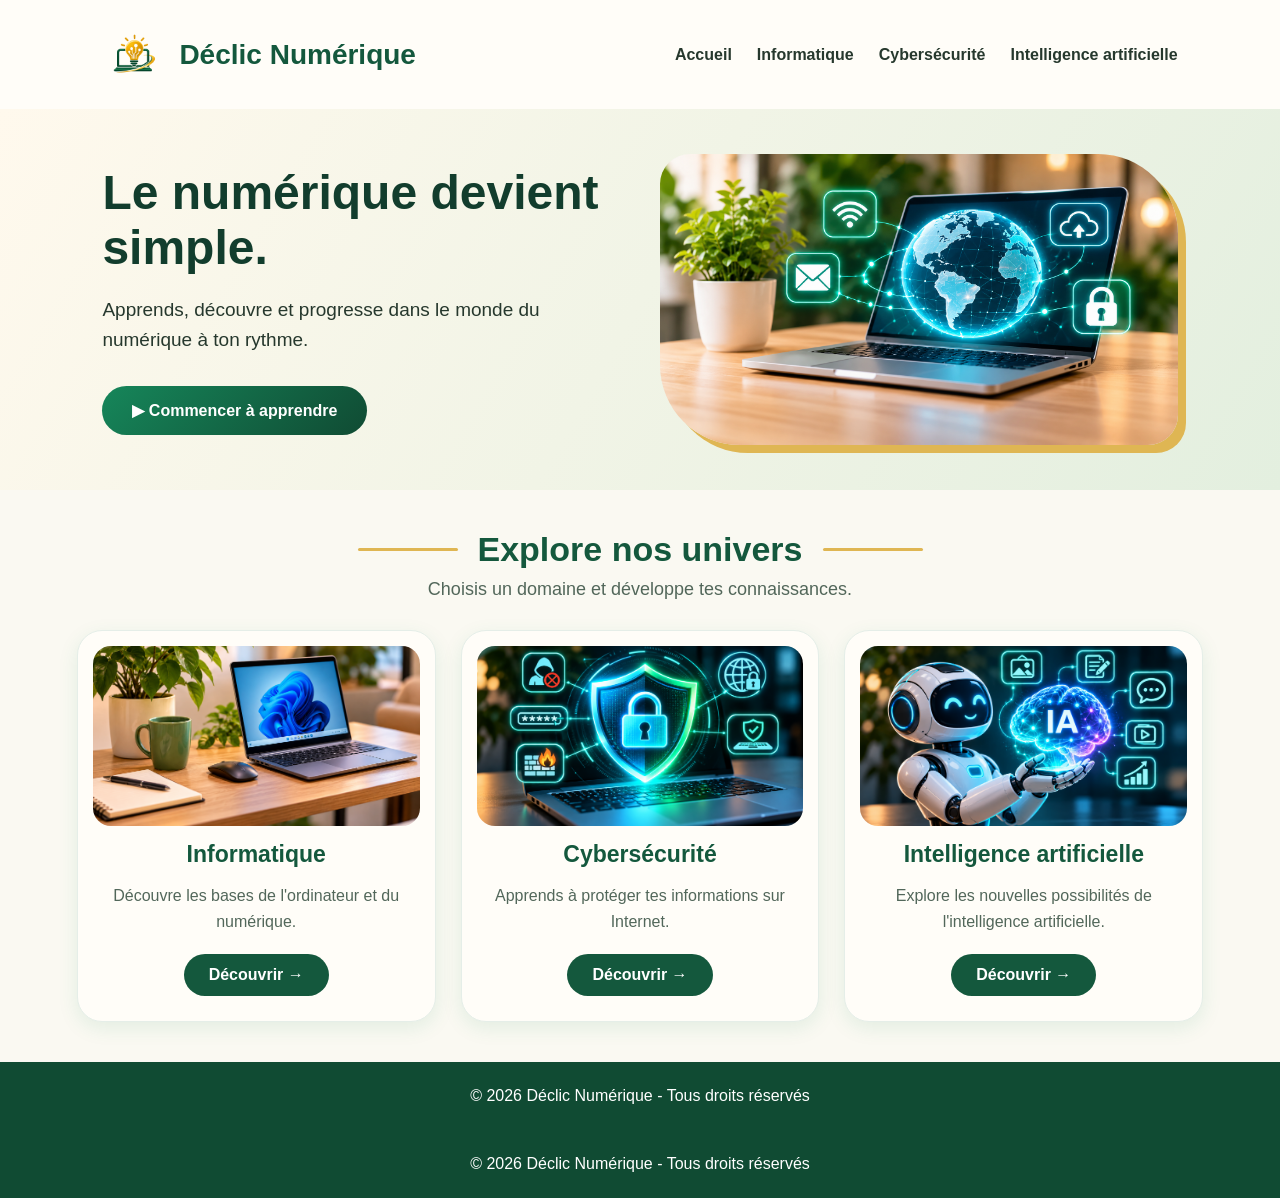
<file: index.html>
<!DOCTYPE html>
<html lang="fr">
<head>
    <meta charset="UTF-8">
    <meta name="viewport" content="width=device-width, initial-scale=1.0">
    <title>Déclic Numérique</title>
    <link rel="stylesheet" href="style.css">
</head>

<body>

<header>

    <div class="logo">
        <img src="images/logo.png" alt="Logo Déclic Numérique">
        <h1>Déclic Numérique</h1>
    </div>

    <nav>
        <a href="index.html">Accueil</a>
        <a href="informatique.html">Informatique</a>
        <a href="cybersecurite.html">Cybersécurité</a>
        <a href="ia.html">Intelligence artificielle</a>
    </nav>

</header>

    <main>
        <section class="hero">

    <div class="hero-content">
        <h2>Le numérique devient simple.</h2>

        <p>
            Apprends, découvre et progresse dans le monde
            du numérique à ton rythme.
        </p>

        <button id="startButton">
            ▶ Commencer à apprendre
        </button>
    </div>

    <div class="hero-image">
        <img src="images/hero-numerique.png"
             alt="Ordinateur connecté au monde numérique">
    </div>

</section>

      <section class="categories" id="categories">

    <h2>Explore nos univers</h2>

    <p class="intro">
        Choisis un domaine et développe tes connaissances.
    </p>

    <div class="cards">

        <div class="card" id="informatique">
            <img src="images/informatique.png"
     alt="Ordinateur portable sur un bureau">
            <h3>Informatique</h3>
            <p>Découvre les bases de l'ordinateur et du numérique.</p>
            <a href="informatique.html">Découvrir →</a>
        </div>

        <div class="card" id="cybersecurite">
           <img src="images/cybersecurite.png"
     alt="Bouclier numérique avec un cadenas">
            <h3>Cybersécurité</h3>
            <p>Apprends à protéger tes informations sur Internet.</p>
            <a href="cybersecurite.html">Découvrir →</a>
        </div>

        <div class="card" id="ia">
           <img src="images/ia.png"
     alt="Robot représentant l'intelligence artificielle">
            <h3>Intelligence artificielle</h3>
            <p>Explore les nouvelles possibilités de l'intelligence artificielle.</p>
            <a href="ia.html">Découvrir →</a>
        </div>

    </div>

</section>
    </main>

    <footer>
        <p>© 2026 Déclic Numérique - Tous droits réservés</p>
    </footer>

    <script src="script.js"></script>
    <footer>
    <p>© 2026 Déclic Numérique - Tous droits réservés</p>
</footer>
</body>
</html>
</file>
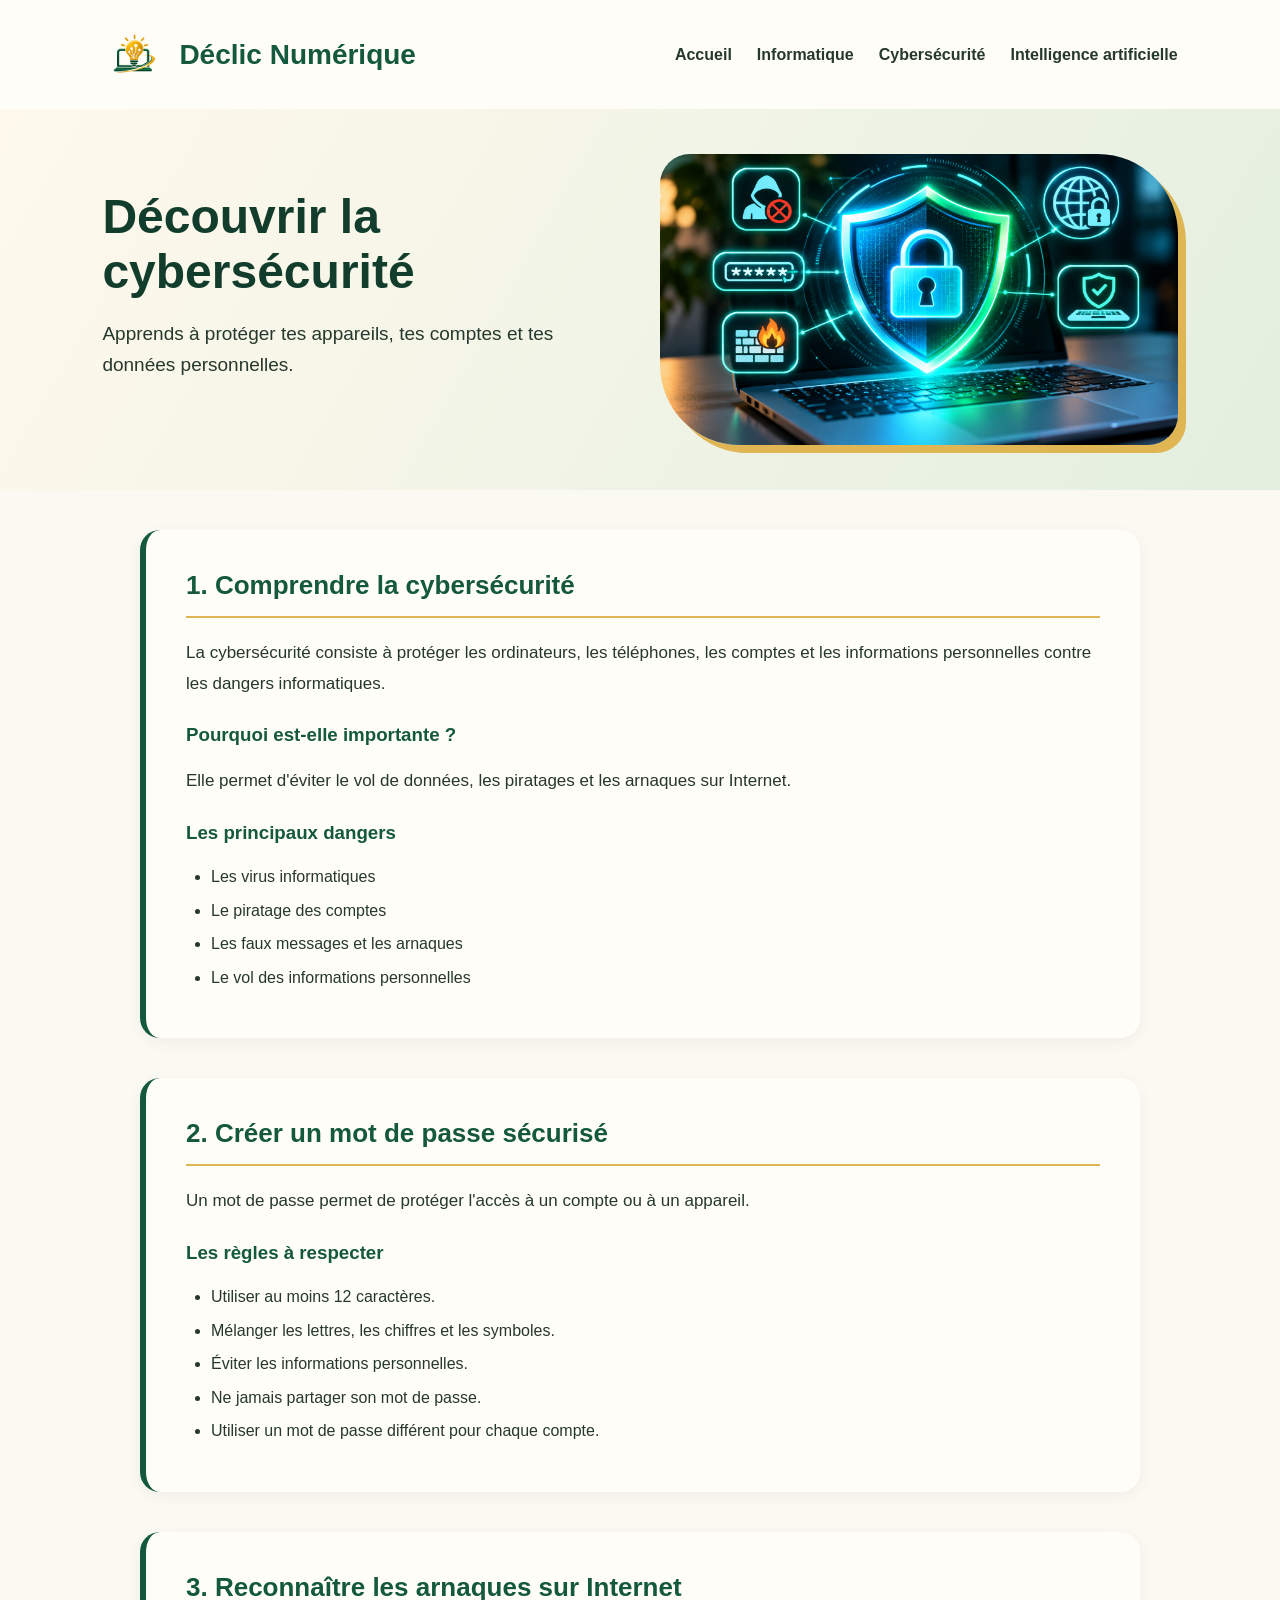
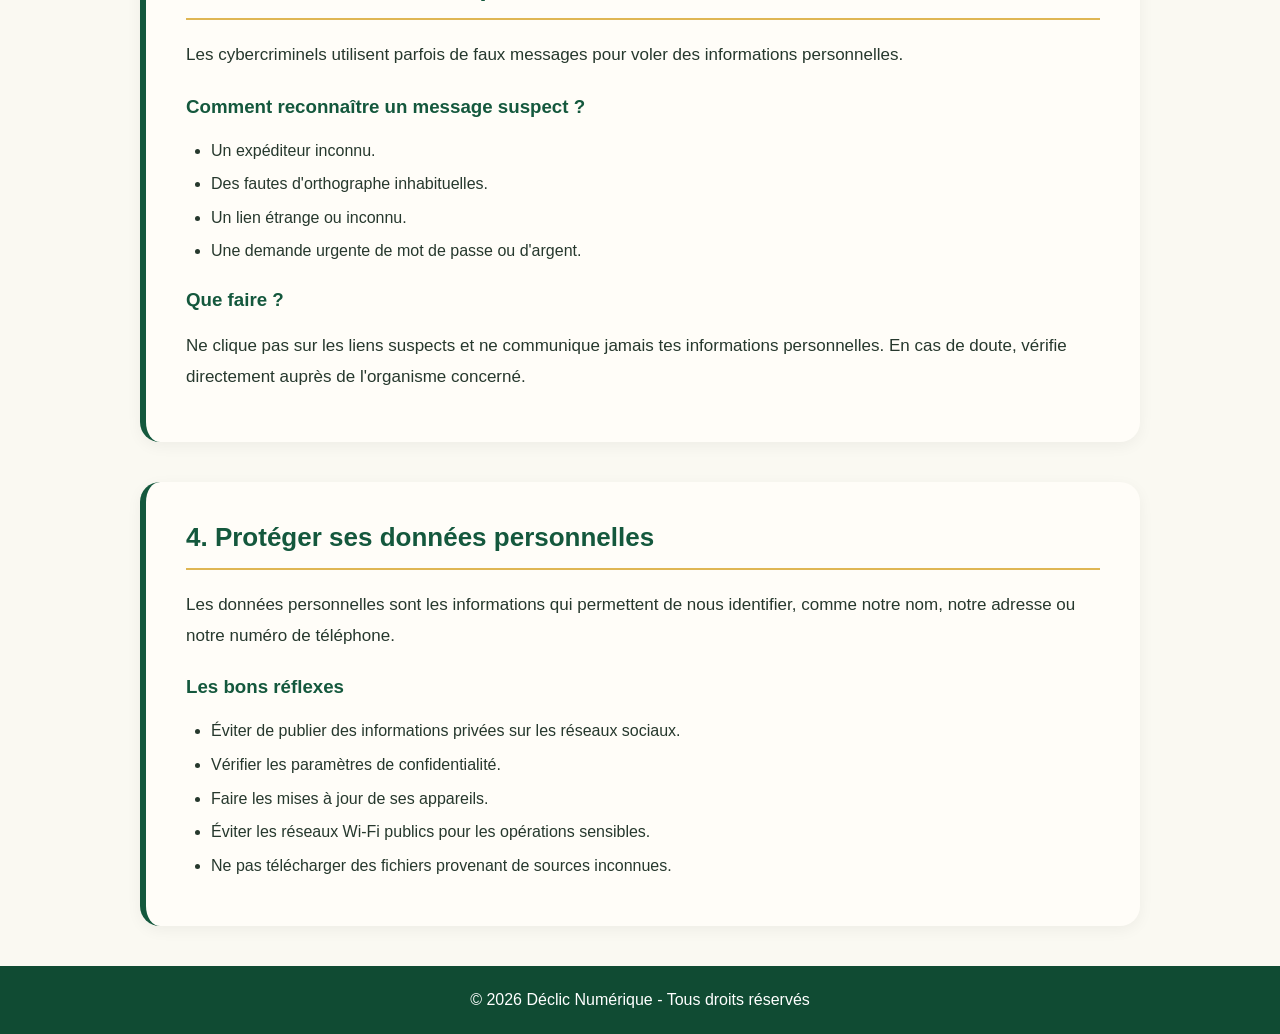
<file: cybersecurite.html>
<!DOCTYPE html>
<html lang="fr">
<head>
    <meta charset="UTF-8">
    <meta name="viewport" content="width=device-width, initial-scale=1.0">
    <title>Cybersécurité - Déclic Numérique</title>
    <link rel="stylesheet" href="style.css">
</head>
<body>

    <header>
    <div class="logo">
        <img src="images/logo.png" alt="Logo Déclic Numérique">
        <h1>Déclic Numérique</h1>
    </div>

    <nav>
        <a href="index.html">Accueil</a>
        <a href="informatique.html">Informatique</a>
        <a href="cybersecurite.html">Cybersécurité</a>
        <a href="ia.html">Intelligence artificielle</a>
    </nav>
</header>

    <main>
        <section class="hero">

    <div class="hero-content">
        <h2>Découvrir la cybersécurité</h2>
        <p>Apprends à protéger tes appareils, tes comptes et tes données personnelles.</p>
    </div>

    <div class="hero-image">
        <img src="images/cybersecurite.png"
             alt="Bouclier numérique avec un cadenas">
    </div>

</section>
        <section class="chapitre">
    <h2>1. Comprendre la cybersécurité</h2>

    <p>La cybersécurité consiste à protéger les ordinateurs, les téléphones, les comptes et les informations personnelles contre les dangers informatiques.</p>

    <h3>Pourquoi est-elle importante ?</h3>
    <p>Elle permet d'éviter le vol de données, les piratages et les arnaques sur Internet.</p>

    <h3>Les principaux dangers</h3>
    <ul>
        <li>Les virus informatiques</li>
        <li>Le piratage des comptes</li>
        <li>Les faux messages et les arnaques</li>
        <li>Le vol des informations personnelles</li>
    </ul>
</section>
<section class="chapitre">
    <h2>2. Créer un mot de passe sécurisé</h2>

    <p>Un mot de passe permet de protéger l'accès à un compte ou à un appareil.</p>

    <h3>Les règles à respecter</h3>
    <ul>
        <li>Utiliser au moins 12 caractères.</li>
        <li>Mélanger les lettres, les chiffres et les symboles.</li>
        <li>Éviter les informations personnelles.</li>
        <li>Ne jamais partager son mot de passe.</li>
        <li>Utiliser un mot de passe différent pour chaque compte.</li>
    </ul>
</section>
<section class="chapitre">
    <h2>3. Reconnaître les arnaques sur Internet</h2>

    <p>Les cybercriminels utilisent parfois de faux messages pour voler des informations personnelles.</p>

    <h3>Comment reconnaître un message suspect ?</h3>
    <ul>
        <li>Un expéditeur inconnu.</li>
        <li>Des fautes d'orthographe inhabituelles.</li>
        <li>Un lien étrange ou inconnu.</li>
        <li>Une demande urgente de mot de passe ou d'argent.</li>
    </ul>

    <h3>Que faire ?</h3>
    <p>Ne clique pas sur les liens suspects et ne communique jamais tes informations personnelles. En cas de doute, vérifie directement auprès de l'organisme concerné.</p>
</section>
<section class="chapitre">
    <h2>4. Protéger ses données personnelles</h2>

    <p>Les données personnelles sont les informations qui permettent de nous identifier, comme notre nom, notre adresse ou notre numéro de téléphone.</p>

    <h3>Les bons réflexes</h3>
    <ul>
        <li>Éviter de publier des informations privées sur les réseaux sociaux.</li>
        <li>Vérifier les paramètres de confidentialité.</li>
        <li>Faire les mises à jour de ses appareils.</li>
        <li>Éviter les réseaux Wi-Fi publics pour les opérations sensibles.</li>
        <li>Ne pas télécharger des fichiers provenant de sources inconnues.</li>
    </ul>
        
        </section>

    </main>
    <footer>
    <p>© 2026 Déclic Numérique - Tous droits réservés</p>
</footer>

</body>
</html>
</file>
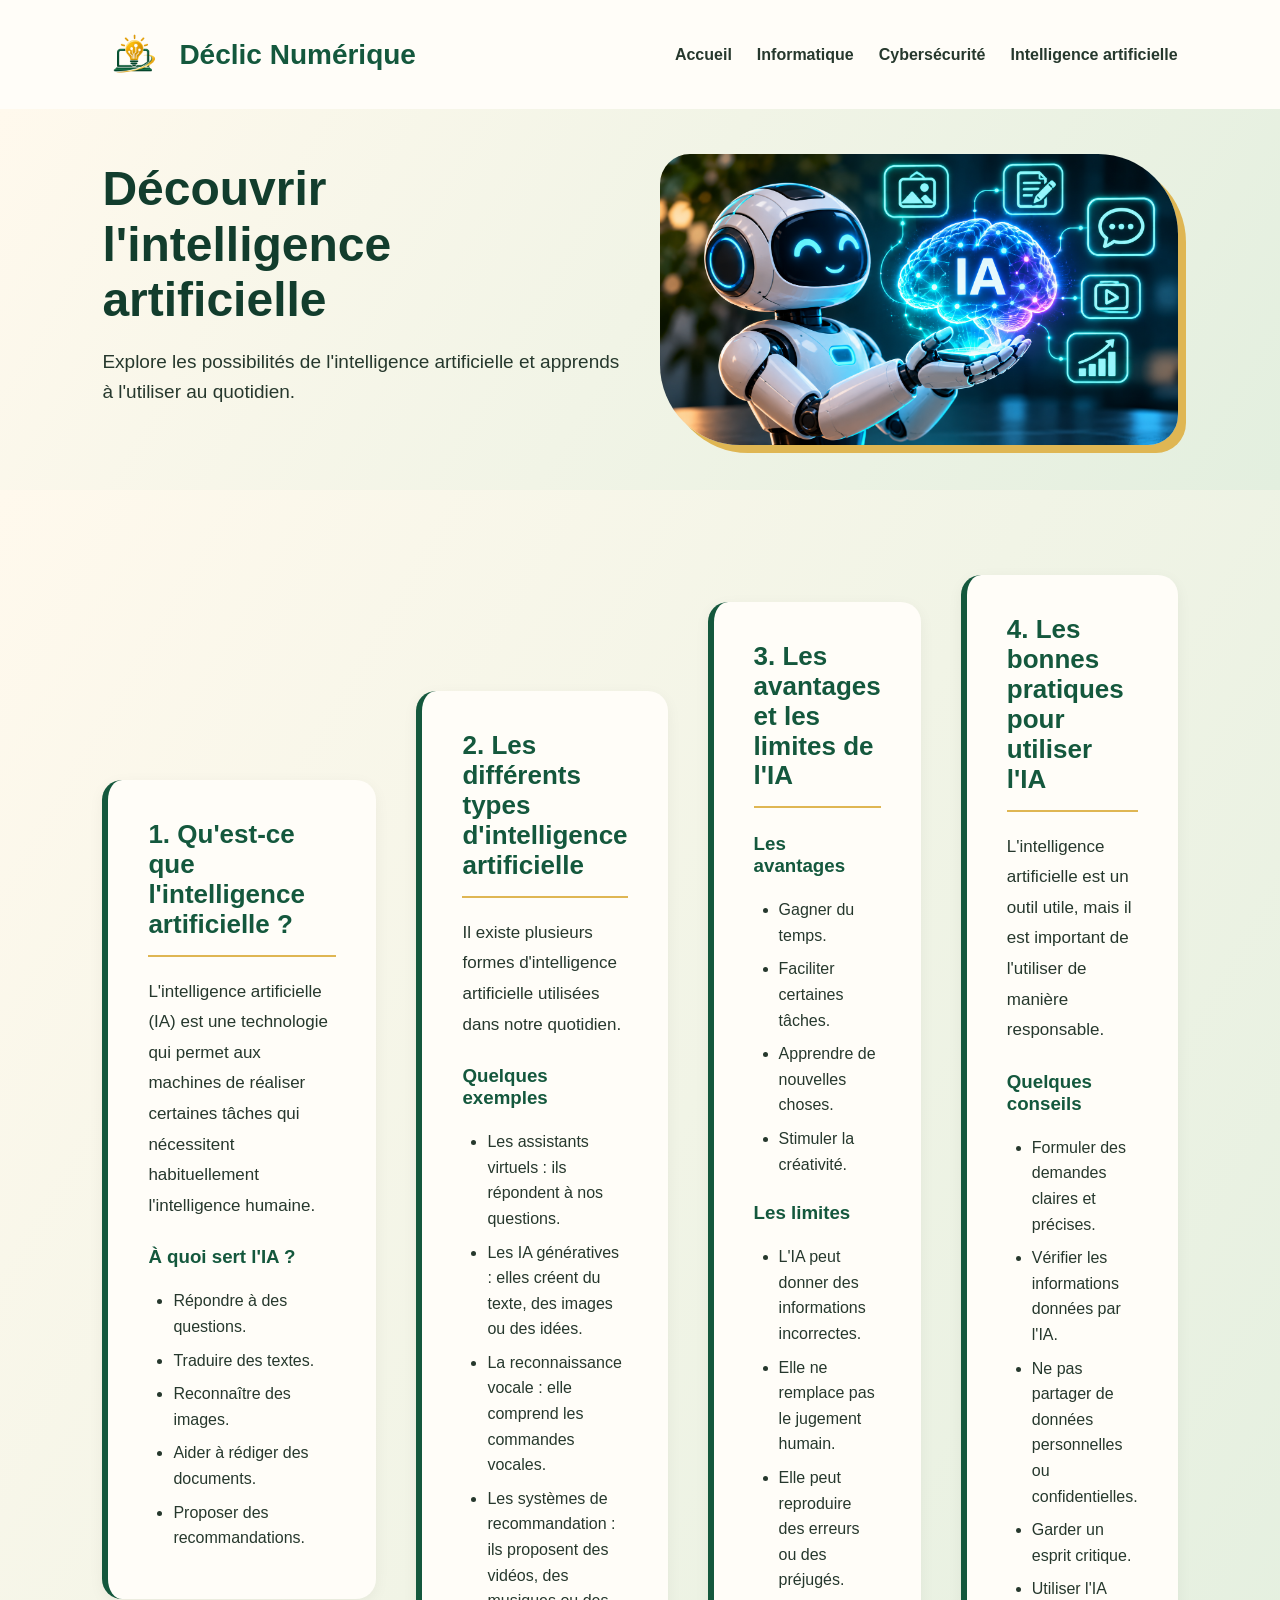
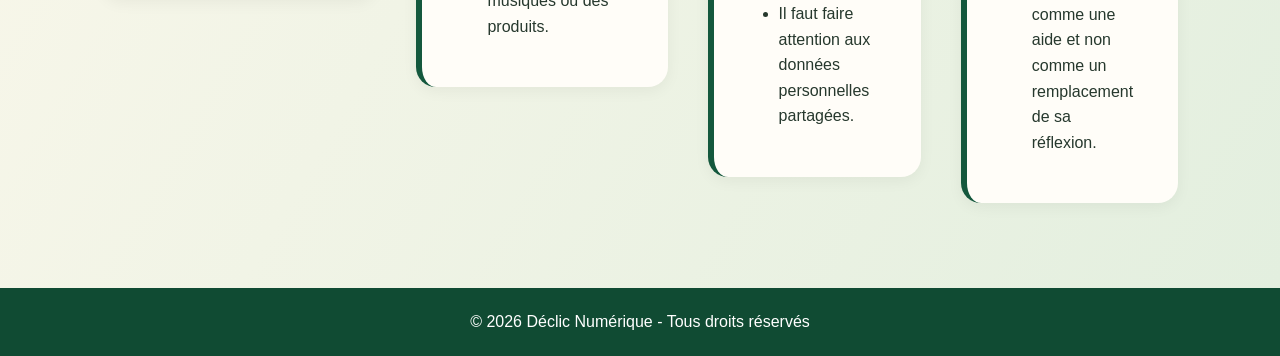
<file: ia.html>
<!DOCTYPE html>
<html lang="fr">
<head>
    <meta charset="UTF-8">
    <meta name="viewport" content="width=device-width, initial-scale=1.0">
    <title>Intelligence artificielle - Déclic Numérique</title>
    <link rel="stylesheet" href="style.css">
</head>
<body>

   <header>
    <div class="logo">
        <img src="images/logo.png" alt="Logo Déclic Numérique">
        <h1>Déclic Numérique</h1>
    </div>

    <nav>
        <a href="index.html">Accueil</a>
        <a href="informatique.html">Informatique</a>
        <a href="cybersecurite.html">Cybersécurité</a>
        <a href="ia.html">Intelligence artificielle</a>
    </nav>
</header>

    <main>
    <section class="hero">

    <div class="hero-content">
        <h2>Découvrir l'intelligence artificielle</h2>
        <p>Explore les possibilités de l'intelligence artificielle et apprends à l'utiliser au quotidien.</p>
    </div>

    <div class="hero-image">
        <img src="images/ia.png"
             alt="Robot représentant l'intelligence artificielle">
    </div>

</section>
        <section class="hero">
            <section class="chapitre">
    <h2>1. Qu'est-ce que l'intelligence artificielle ?</h2>

    <p>L'intelligence artificielle (IA) est une technologie qui permet aux machines de réaliser certaines tâches qui nécessitent habituellement l'intelligence humaine.</p>

    <h3>À quoi sert l'IA ?</h3>
    <ul>
        <li>Répondre à des questions.</li>
        <li>Traduire des textes.</li>
        <li>Reconnaître des images.</li>
        <li>Aider à rédiger des documents.</li>
        <li>Proposer des recommandations.</li>
    </ul>
</section>
<section class="chapitre">
    <h2>2. Les différents types d'intelligence artificielle</h2>

    <p>Il existe plusieurs formes d'intelligence artificielle utilisées dans notre quotidien.</p>

    <h3>Quelques exemples</h3>
    <ul>
        <li>Les assistants virtuels : ils répondent à nos questions.</li>
        <li>Les IA génératives : elles créent du texte, des images ou des idées.</li>
        <li>La reconnaissance vocale : elle comprend les commandes vocales.</li>
        <li>Les systèmes de recommandation : ils proposent des vidéos, des musiques ou des produits.</li>
    </ul>
</section>
<section class="chapitre">
    <h2>3. Les avantages et les limites de l'IA</h2>

    <h3>Les avantages</h3>
    <ul>
        <li>Gagner du temps.</li>
        <li>Faciliter certaines tâches.</li>
        <li>Apprendre de nouvelles choses.</li>
        <li>Stimuler la créativité.</li>
    </ul>

    <h3>Les limites</h3>
    <ul>
        <li>L'IA peut donner des informations incorrectes.</li>
        <li>Elle ne remplace pas le jugement humain.</li>
        <li>Elle peut reproduire des erreurs ou des préjugés.</li>
        <li>Il faut faire attention aux données personnelles partagées.</li>
    </ul>
</section>
<section class="chapitre">
    <h2>4. Les bonnes pratiques pour utiliser l'IA</h2>

    <p>L'intelligence artificielle est un outil utile, mais il est important de l'utiliser de manière responsable.</p>

    <h3>Quelques conseils</h3>
    <ul>
        <li>Formuler des demandes claires et précises.</li>
        <li>Vérifier les informations données par l'IA.</li>
        <li>Ne pas partager de données personnelles ou confidentielles.</li>
        <li>Garder un esprit critique.</li>
        <li>Utiliser l'IA comme une aide et non comme un remplacement de sa réflexion.</li>
    </ul>
</section>
            
        </section>

    </main>
    <footer>
    <p>© 2026 Déclic Numérique - Tous droits réservés</p>
</footer>

</body>
</html>
</file>
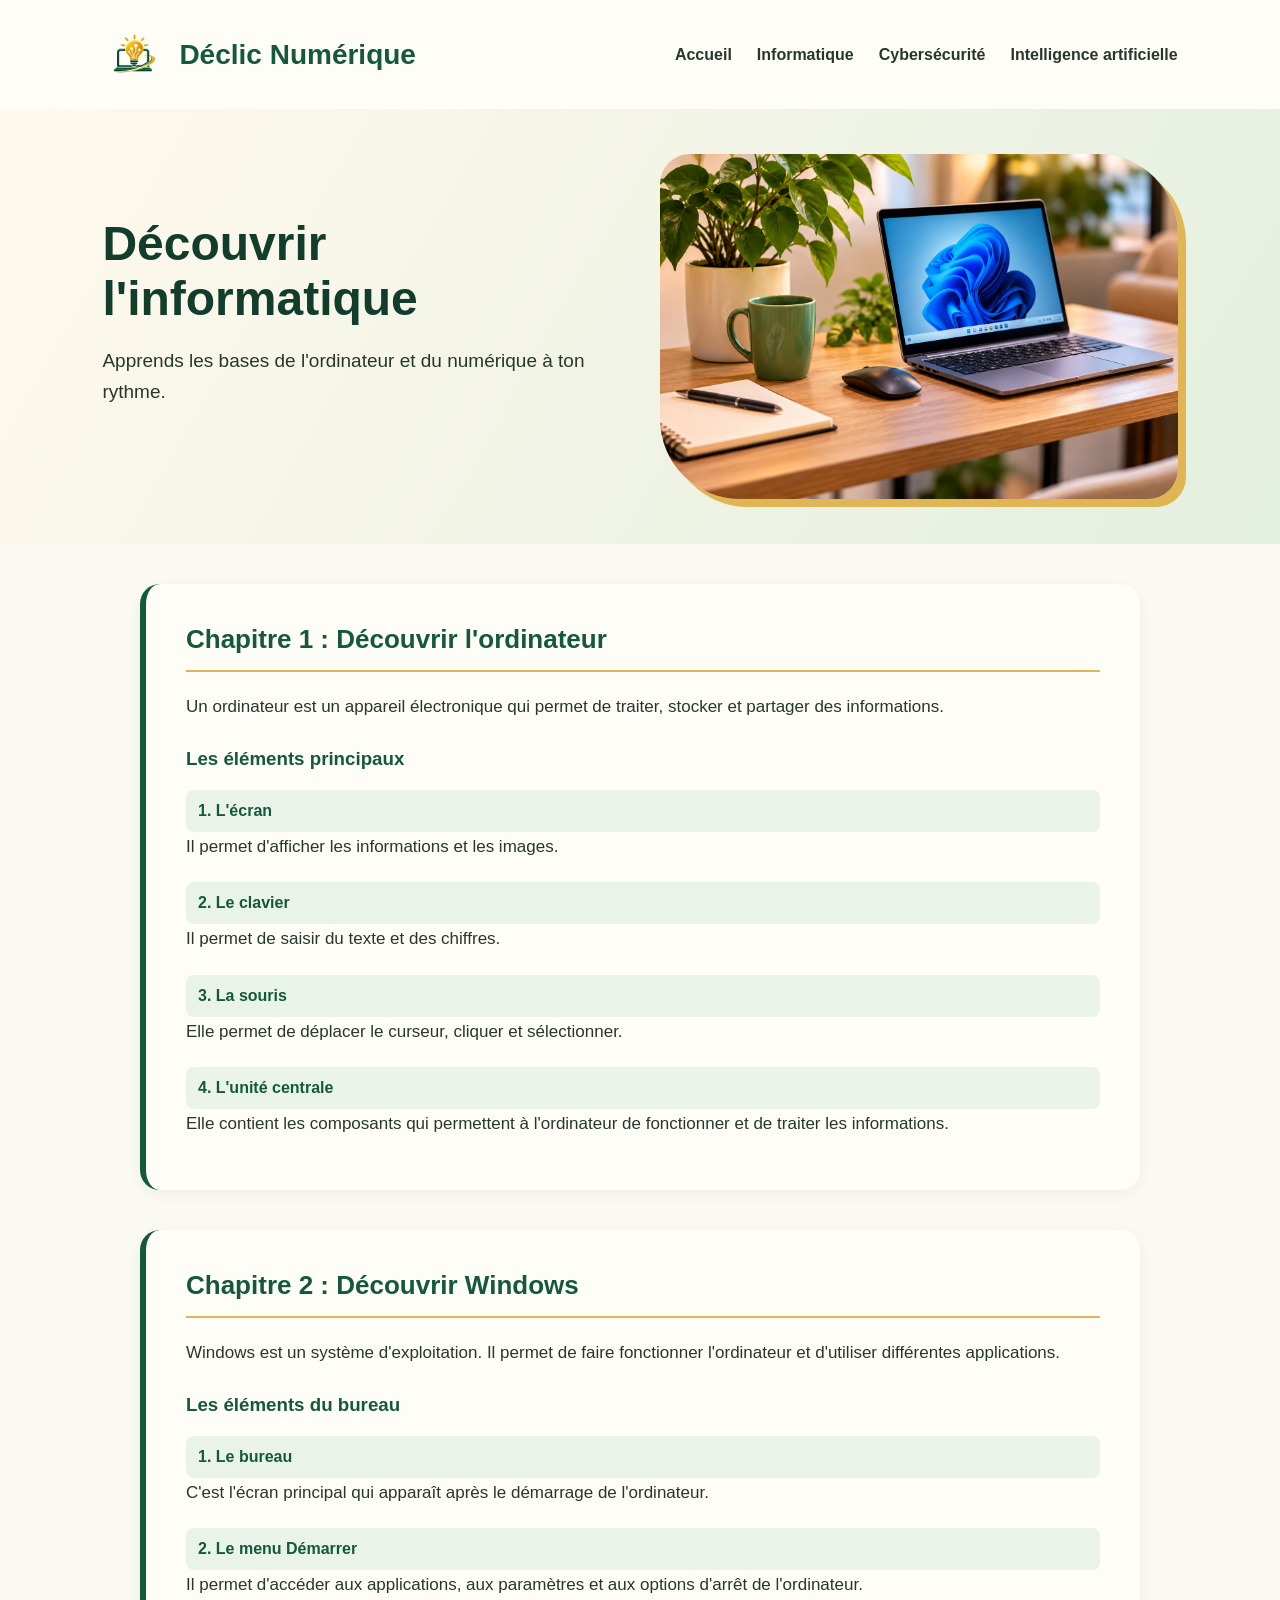
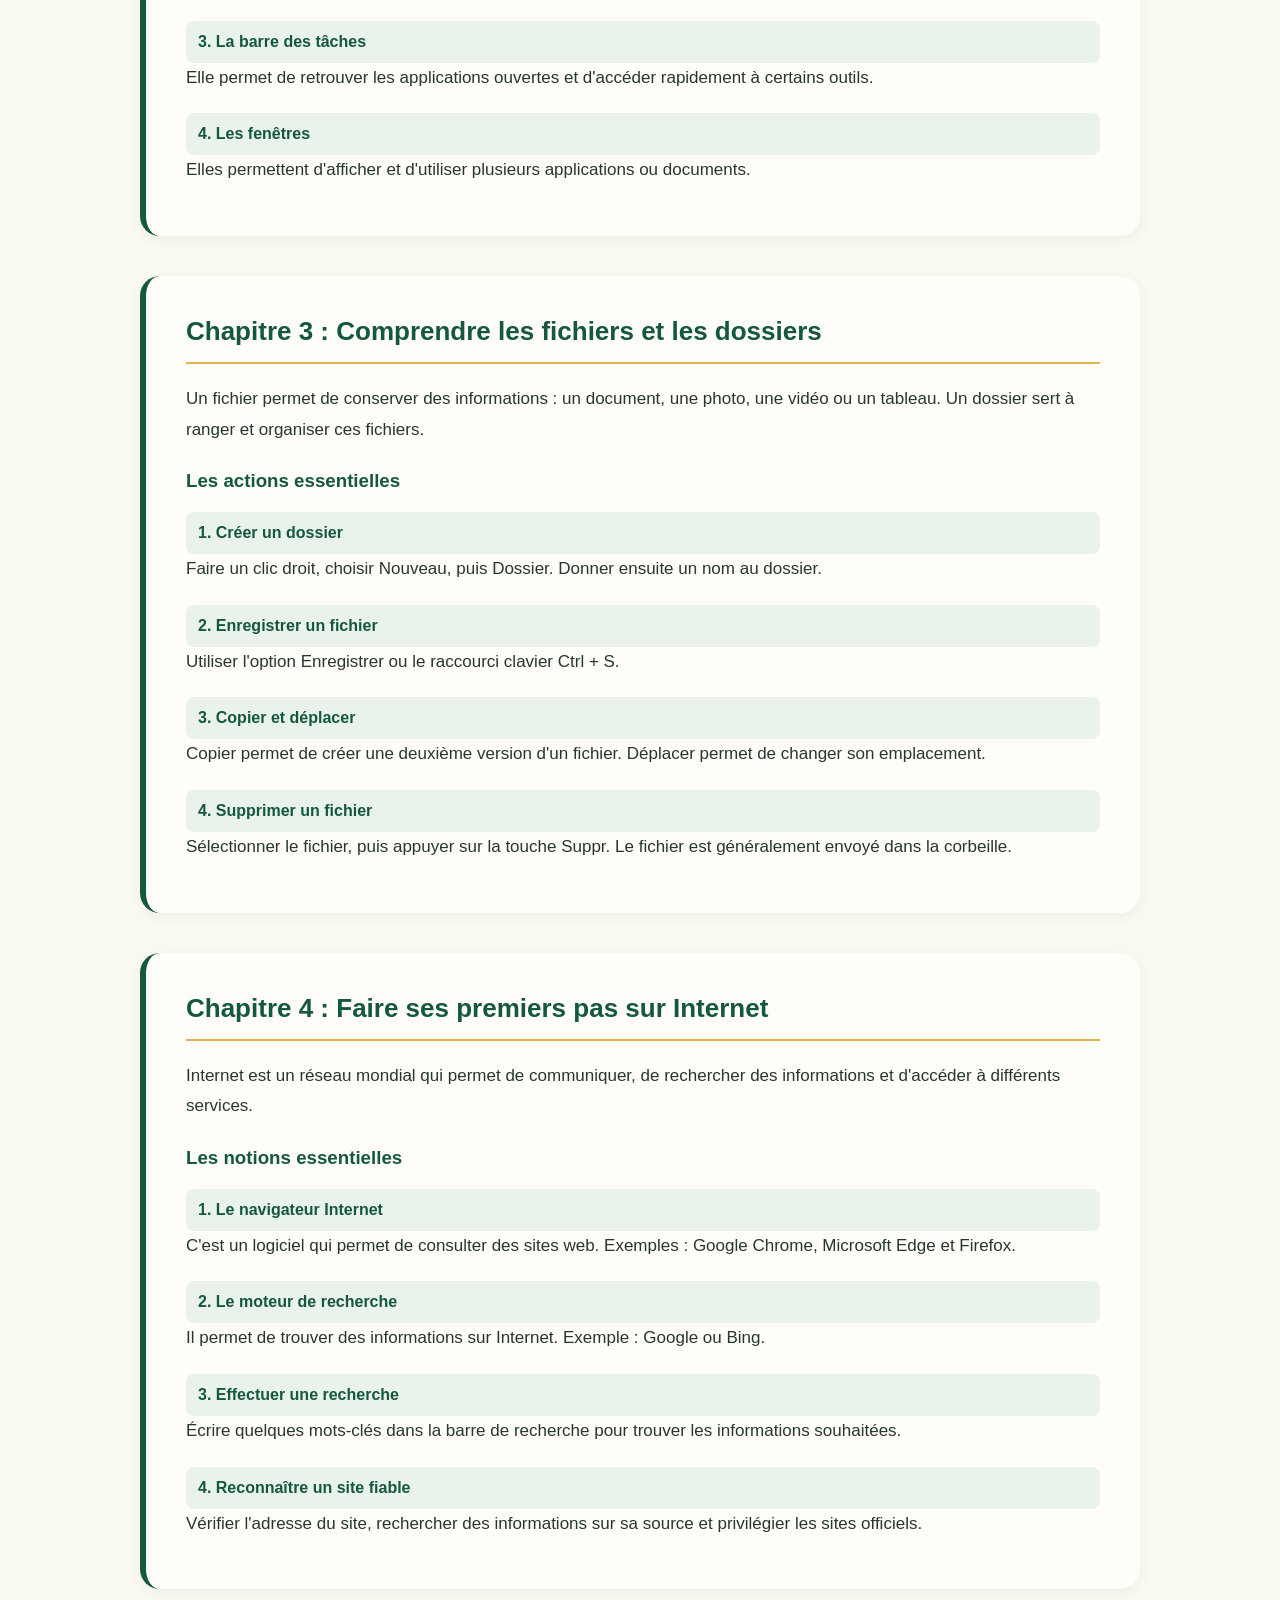
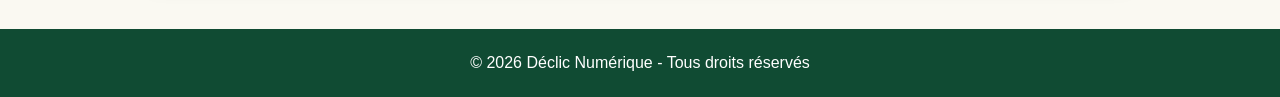
<file: informatique.html>
<!DOCTYPE html>
<html lang="fr">

<head>
    <meta charset="UTF-8">
    <meta name="viewport" content="width=device-width, initial-scale=1.0">
    <title>Informatique - Déclic Numérique</title>
    <link rel="stylesheet" href="style.css">
</head>

<body>

    <header>

    <div class="logo">
        <img src="images/logo.png" alt="Logo Déclic Numérique">
        <h1>Déclic Numérique</h1>
    </div>

    <nav>
        <a href="index.html">Accueil</a>
        <a href="informatique.html">Informatique</a>
        <a href="cybersecurite.html">Cybersécurité</a>
        <a href="ia.html">Intelligence artificielle</a>
    </nav>

</header>

    <main>
        <section class="hero">

    <div class="hero-content">
        <h2>Découvrir l'informatique</h2>
        <p>
            Apprends les bases de l'ordinateur et du numérique à ton rythme.
        </p>
    </div>

    <div class="hero-image">
        <img src="images/informatique.png"
             alt="Ordinateur portable sur un bureau">
    </div>

</section>
        <section class="chapitre">
    <h2>Chapitre 1 : Découvrir l'ordinateur</h2>

    <p>
        Un ordinateur est un appareil électronique qui permet
        de traiter, stocker et partager des informations.
    </p>

    <h3>Les éléments principaux</h3>

    <h4>1. L'écran</h4>
    <p>Il permet d'afficher les informations et les images.</p>

    <h4>2. Le clavier</h4>
    <p>Il permet de saisir du texte et des chiffres.</p>

    <h4>3. La souris</h4>
    <p>Elle permet de déplacer le curseur, cliquer et sélectionner.</p>

    <h4>4. L'unité centrale</h4>
    <p>
        Elle contient les composants qui permettent à l'ordinateur
        de fonctionner et de traiter les informations.
    </p>
</section>
<section class="chapitre">

    <h2>Chapitre 2 : Découvrir Windows</h2>

    <p>
        Windows est un système d'exploitation.
        Il permet de faire fonctionner l'ordinateur et d'utiliser
        différentes applications.
    </p>

    <h3>Les éléments du bureau</h3>

    <h4>1. Le bureau</h4>
    <p>
        C'est l'écran principal qui apparaît après le démarrage
        de l'ordinateur.
    </p>

    <h4>2. Le menu Démarrer</h4>
    <p>
        Il permet d'accéder aux applications, aux paramètres
        et aux options d'arrêt de l'ordinateur.
    </p>

    <h4>3. La barre des tâches</h4>
    <p>
        Elle permet de retrouver les applications ouvertes
        et d'accéder rapidement à certains outils.
    </p>

    <h4>4. Les fenêtres</h4>
    <p>
        Elles permettent d'afficher et d'utiliser plusieurs
        applications ou documents.
    </p>

</section>
<section class="chapitre">

    <h2>Chapitre 3 : Comprendre les fichiers et les dossiers</h2>

    <p>
        Un fichier permet de conserver des informations :
        un document, une photo, une vidéo ou un tableau.
        Un dossier sert à ranger et organiser ces fichiers.
    </p>

    <h3>Les actions essentielles</h3>

    <h4>1. Créer un dossier</h4>
    <p>
        Faire un clic droit, choisir Nouveau, puis Dossier.
        Donner ensuite un nom au dossier.
    </p>

    <h4>2. Enregistrer un fichier</h4>
    <p>
        Utiliser l'option Enregistrer ou le raccourci
        clavier Ctrl + S.
    </p>

    <h4>3. Copier et déplacer</h4>
    <p>
        Copier permet de créer une deuxième version d'un fichier.
        Déplacer permet de changer son emplacement.
    </p>

    <h4>4. Supprimer un fichier</h4>
    <p>
        Sélectionner le fichier, puis appuyer sur la touche
        Suppr. Le fichier est généralement envoyé dans la corbeille.
    </p>

</section>
<section class="chapitre">

    <h2>Chapitre 4 : Faire ses premiers pas sur Internet</h2>

    <p>
        Internet est un réseau mondial qui permet
        de communiquer, de rechercher des informations
        et d'accéder à différents services.
    </p>

    <h3>Les notions essentielles</h3>

    <h4>1. Le navigateur Internet</h4>
    <p>
        C'est un logiciel qui permet de consulter des sites web.
        Exemples : Google Chrome, Microsoft Edge et Firefox.
    </p>

    <h4>2. Le moteur de recherche</h4>
    <p>
        Il permet de trouver des informations sur Internet.
        Exemple : Google ou Bing.
    </p>

    <h4>3. Effectuer une recherche</h4>
    <p>
        Écrire quelques mots-clés dans la barre de recherche
        pour trouver les informations souhaitées.
    </p>

    <h4>4. Reconnaître un site fiable</h4>
    <p>
        Vérifier l'adresse du site, rechercher des informations
        sur sa source et privilégier les sites officiels.
    </p>

</section>
    </main>
    <footer>
    <p>© 2026 Déclic Numérique - Tous droits réservés</p>
</footer>

</body>
</html>
</file>
<file: style.css>
/* 1. REGLAGES GENERAUX */

* {
    margin: 0;
    padding: 0;
    box-sizing: border-box;
}

body {
    font-family: Arial, sans-serif;
    background-color: #faf9f2;
    color: #26382d;
}

/* 2. EN-TETE */

header {
    background-color: #fffdf8;
    padding: 22px 8%;
    display: flex;
    justify-content: space-between;
    align-items: center;
    gap: 25px;
    box-shadow: 0 3px 15px rgba(0,0,0,0.05);
}

header h1 {
    color: #14583d;
    font-size: 28px;
}

nav {
    display: flex;
    align-items: center;
    gap: 25px;
}

nav a {
    text-decoration: none;
    color: #26382d;
    font-weight: bold;
    transition: color 0.3s;
}

nav a:hover {
    color: #16865a;
}

/* 3. PRESENTATION PRINCIPALE */

.hero {
    display: flex;
    align-items: center;
    justify-content: space-between;
    padding: 45px 8%;
    gap: 40px;
    background: linear-gradient(120deg, #fff9ed, #e3efdf);
}

.hero-content {
    flex: 1;
    min-width: 0;
}

.hero h2 {
    font-size: 48px;
    color: #123d2d;
    margin-bottom: 20px;
    line-height: 1.15;
}

.hero p {
    font-size: 19px;
    margin-bottom: 30px;
    line-height: 1.6;
}

.hero-image {
    flex: 1;
    min-width: 0;
}

.hero-image img {
    display: block;
    width: 100%;
    height: auto;
    border-radius: 30px 80px 30px 80px;
    box-shadow: 8px 8px 0 #dfb653;
}

/* 4. BOUTON PRINCIPAL */

button {
    background: linear-gradient(135deg, #16865a, #104b33);
    color: white;
    border: none;
    padding: 15px 30px;
    border-radius: 30px;
    font-size: 16px;
    font-weight: bold;
    cursor: pointer;
    transition: transform 0.3s;
}

button:hover {
    transform: translateY(-3px);
    background: #106943;
}

/* 5. RUBRIQUES */

.categories {
    padding: 40px 6%;
    text-align: center;
}

.categories h2 {
    font-size: 34px;
    color: #14583d;
    margin-bottom: 10px;
}

.intro {
    color: #52675a;
    margin-bottom: 30px;
    font-size: 18px;
}

.cards {
    display: grid;
    grid-template-columns: repeat(3, 1fr);
    gap: 25px;
}

.card {
    background: #fffdf8;
    padding: 15px 15px 25px;
    border-radius: 25px;
    text-align: center;
    display: flex;
    flex-direction: column;
    align-items: center;
    border: 1px solid #e5eee8;
    box-shadow: 0 6px 20px rgba(22, 134, 90, 0.10);
    transition: all 0.3s ease;
}

.card:hover {
    transform: translateY(-8px);
    box-shadow: 0 12px 25px rgba(22, 134, 90, 0.20);
}

.card img {
    width: 100%;
    height: 180px;
    object-fit: cover;
    border-radius: 18px;
}

.card span {
    font-size: 35px;
}

.card h3 {
    color: #14583d;
    font-size: 23px;
    margin: 15px 0;
}

.card p {
    color: #52675a;
    line-height: 1.6;
    margin-bottom: 20px;
}

.card a {
    display: inline-block;
    background: #14583d;
    color: white;
    padding: 12px 25px;
    border-radius: 30px;
    text-decoration: none;
    font-weight: bold;
    margin-top: auto;
}

.card a:hover {
    background: #16865a;
}

/* 6. PIED DE PAGE */

footer {
    text-align: center;
    padding: 25px;
    background-color: #104b33;
    color: white;
}

/* 7. CHAPITRES */

.chapitre {
    max-width: 1000px;
    margin: 40px auto;
    padding: 40px;
    background-color: white;
    border-radius: 20px;
    box-shadow: 0 4px 15px rgba(0,0,0,0.05);
    text-align: left;
}

.chapitre h2,
.chapitre h3 {
    color: #14583d;
    margin-bottom: 20px;
}

.chapitre h3 {
    margin-top: 25px;
}

.chapitre h4 {
    margin-top: 20px;
    color: #263b32;
}

.chapitre p {
    line-height: 1.7;
    margin-bottom: 10px;
}

.chapitre ul {
    padding-left: 25px;
    margin-top: 10px;
}

.chapitre li {
    margin-bottom: 8px;
    line-height: 1.6;
}

/* 8. ADAPTATION TABLETTE ET MOBILE */

@media (max-width: 900px) {

    header {
        flex-direction: column;
        gap: 20px;
    }

    nav {
        flex-wrap: wrap;
        justify-content: center;
    }

    .hero {
        flex-direction: column;
        text-align: center;
    }

    .hero h2 {
        font-size: 34px;
    }

    .cards {
        grid-template-columns: 1fr;
    }

    .chapitre {
        margin: 20px;
        padding: 25px;
    }
}.categories h2 {
    display: flex;
    align-items: center;
    justify-content: center;
    gap: 20px;
}

.categories h2::before,
.categories h2::after {
    content: "";
    width: 100px;
    height: 3px;
    background-color: #dfb653;
    border-radius: 5px;
}/* LOGO DU SITE */

.logo {
    display: flex;
    align-items: center;
    gap: 12px;
}

.logo img {
    width: 65px;
    height: 65px;
    object-fit: contain;
}

.logo h1 {
    font-size: 28px;
    color: #14583d;
}.chapitre {
    border-left: 6px solid #14583d;
    background-color: #fffdf8;
}

.chapitre h2 {
    border-bottom: 2px solid #dfb653;
    padding-bottom: 15px;
    font-size: 26px;
}

.chapitre h4 {
    color: #14583d;
    background-color: #eaf3e9;
    padding: 12px;
    border-radius: 8px;
}

.chapitre p {
    font-size: 17px;
    line-height: 1.8;
}
</file>
